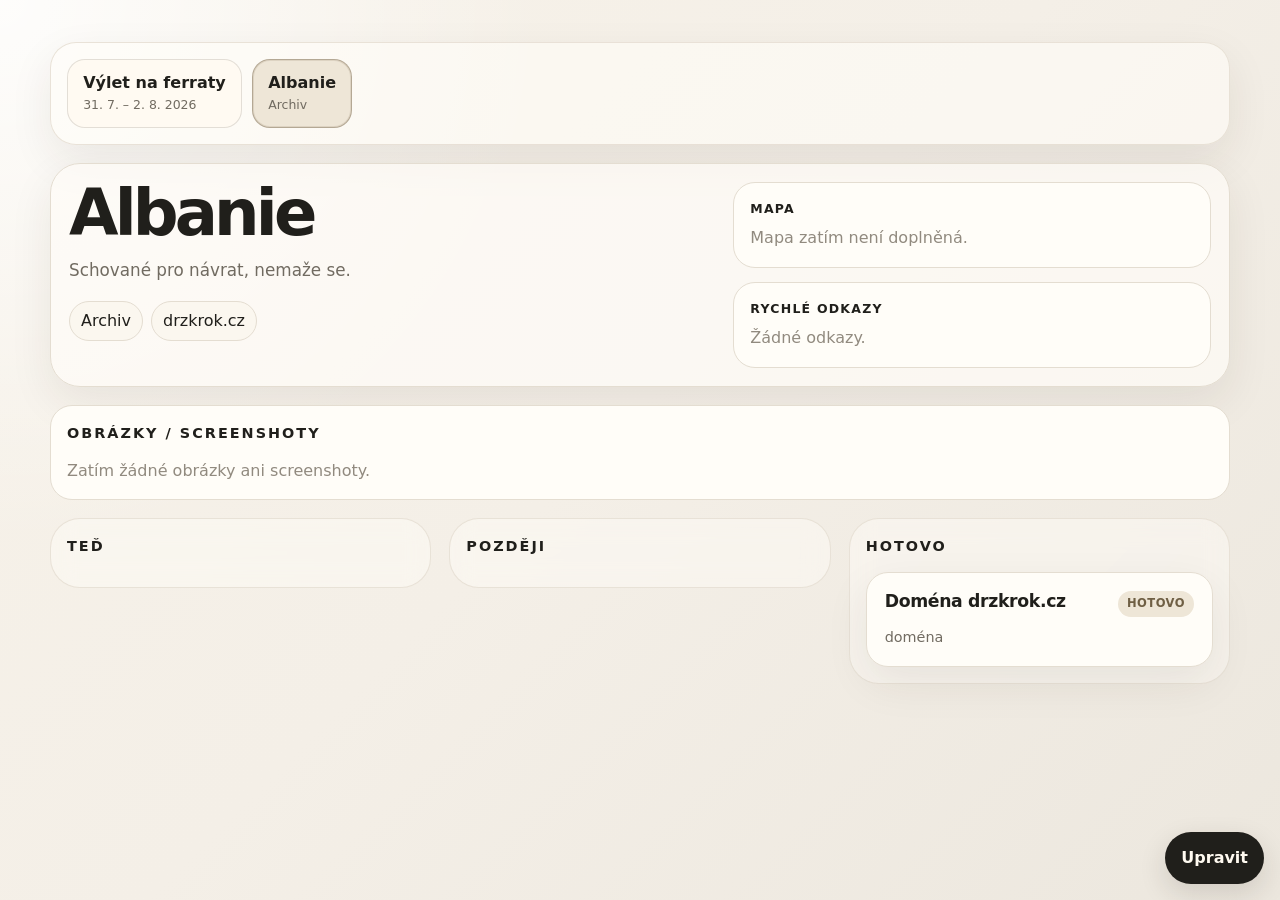
<file: index.html>
<!doctype html>
<html lang="cs">
<head>
  <meta charset="UTF-8" />
  <meta name="viewport" content="width=device-width, initial-scale=1.0" />
  <title>Drž krok | Projektový dashboard</title>
  <meta name="description" content="Rychlý osobní dashboard pro jeden aktivní projekt, mapu, odkazy, screenshoty a archiv starších projektů." />
  <meta name="theme-color" content="#f6f2ea" />
  <link rel="stylesheet" href="style.css?v=20260612-1" />
</head>
<body>
  <main class="page-shell">
    <div id="message" class="message" role="status" aria-live="polite">Načítám projekt…</div>

    <section id="project-overview" class="project-overview" aria-label="Přehled aktivního projektu"></section>

    <section class="board" aria-label="Projektová nástěnka">
      <section class="column" aria-labelledby="now-title">
        <div class="column-head">
          <h2 id="now-title">Teď</h2>
        </div>
        <div id="now-list" class="card-list" data-state="now"></div>
      </section>

      <section class="column" aria-labelledby="later-title">
        <div class="column-head">
          <h2 id="later-title">Později</h2>
        </div>
        <div id="later-list" class="card-list" data-state="later"></div>
      </section>

      <section class="column" aria-labelledby="done-title">
        <div class="column-head">
          <h2 id="done-title">Hotovo</h2>
        </div>
        <div id="done-list" class="card-list" data-state="done"></div>
      </section>
    </section>

    <section id="archive" class="archive" aria-label="Archiv projektů"></section>
  </main>


  <script src="config.js"></script>
  <script src="script.js?v=20260612-2" defer></script>
</body>
</html>
</file>
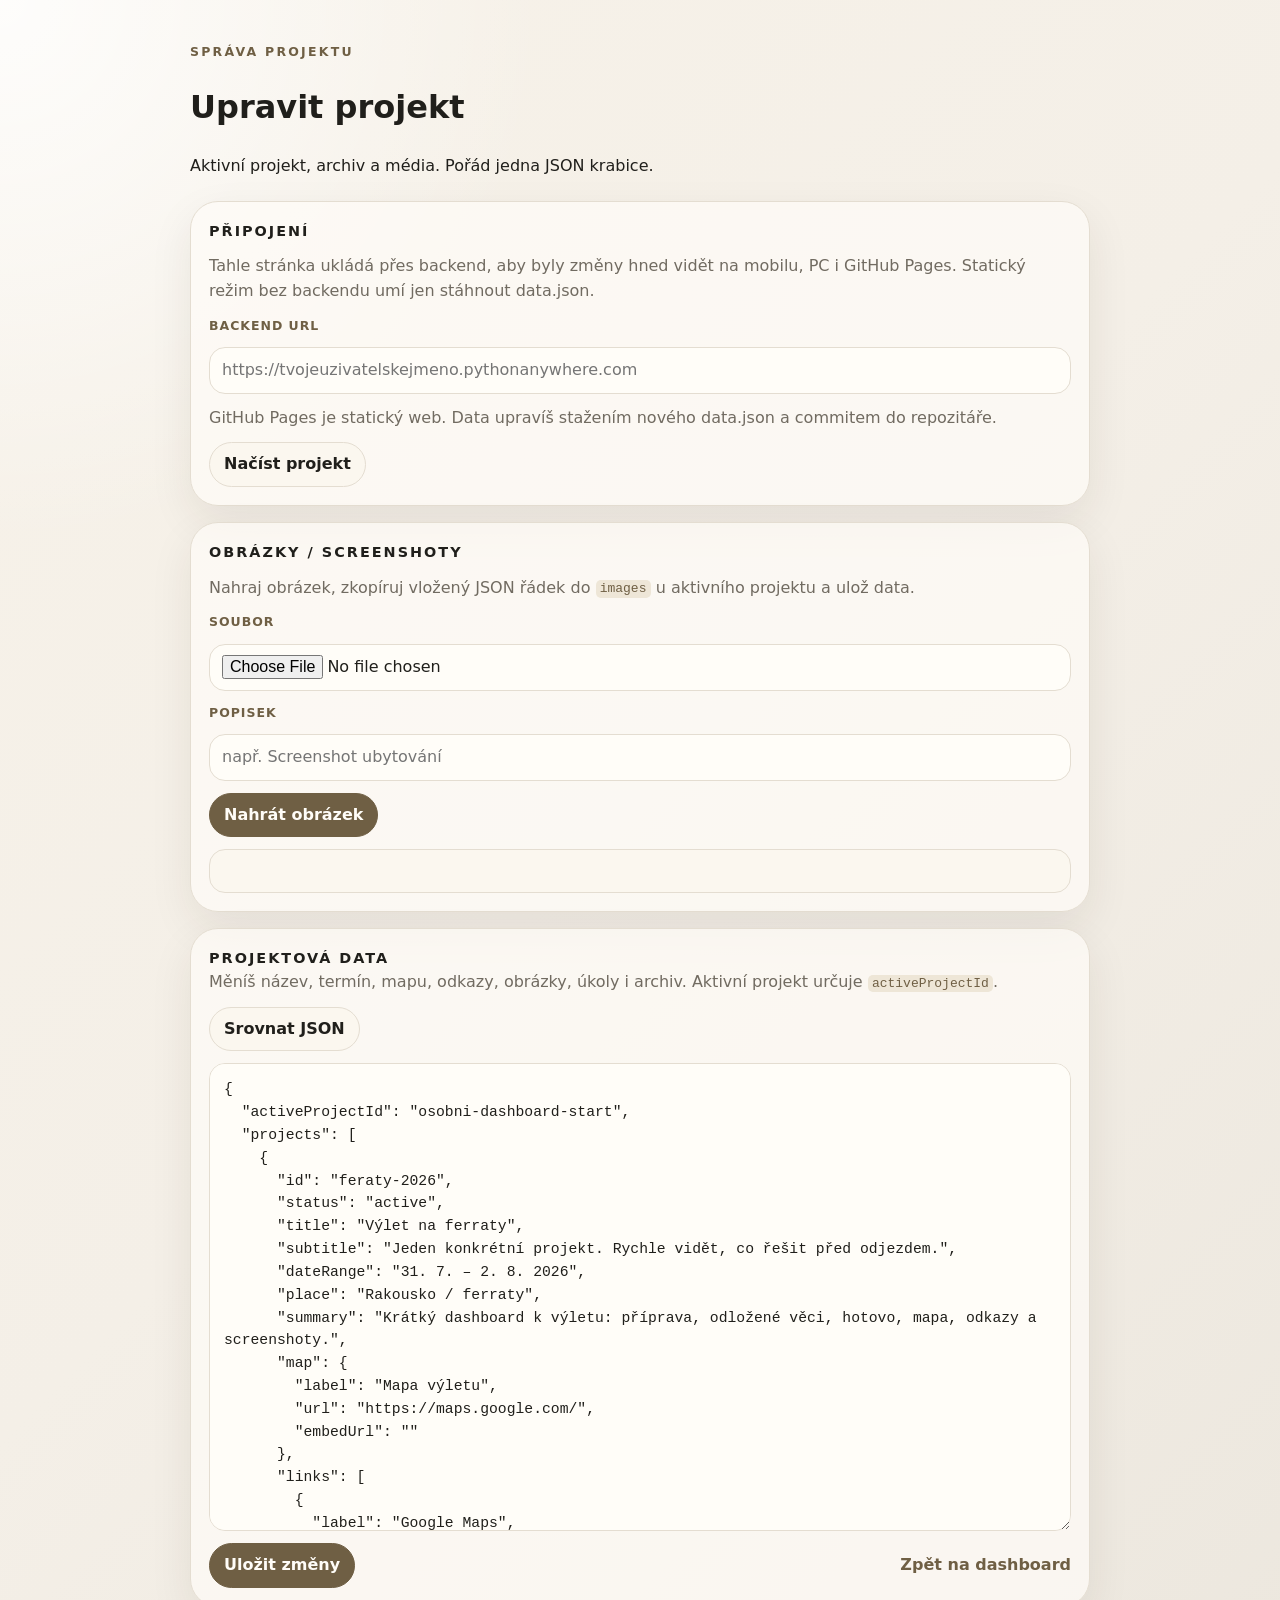
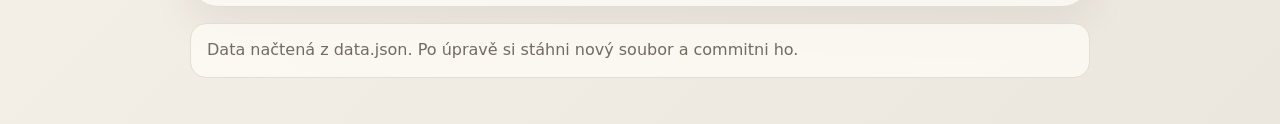
<file: admin.html>
<!doctype html>
<html lang="cs">
<head>
  <meta charset="UTF-8" />
  <meta name="viewport" content="width=device-width, initial-scale=1.0" />
  <title>Drž krok | Správa projektu</title>
  <meta name="robots" content="noindex" />
  <link rel="stylesheet" href="style.css" />
  <link rel="stylesheet" href="admin.css" />
</head>
<body>
  <main class="page-shell admin-shell">
    <header class="hero admin-hero" aria-labelledby="page-title">
      <p class="eyebrow">správa projektu</p>
      <h1 id="page-title">Upravit projekt</h1>
      <p class="subtitle">Aktivní projekt, archiv a média. Pořád jedna JSON krabice.</p>
    </header>

    <section class="admin-panel" aria-labelledby="connection-title">
      <h2 id="connection-title">Připojení</h2>
      <p class="help-text">Tahle stránka ukládá přes backend, aby byly změny hned vidět na mobilu, PC i GitHub Pages. Statický režim bez backendu umí jen stáhnout data.json.</p>

      <label for="api-url">Backend URL</label>
      <input id="api-url" type="url" placeholder="https://tvojeuzivatelskejmeno.pythonanywhere.com" autocomplete="url" />

      <p id="admin-auth-status" class="help-text">Kontroluju přihlášení…</p>

      <div id="admin-auth-fields">
        <label for="admin-username">Uživatelské jméno</label>
        <input id="admin-username" type="text" placeholder="admin" autocomplete="username" />

        <label for="admin-password">Heslo</label>
        <input id="admin-password" type="password" placeholder="Heslo z PythonAnywhere nastavení" autocomplete="current-password" />
      </div>

      <div class="admin-actions">
        <button id="login-button" class="admin-button" type="button">Přihlásit</button>
        <button id="load-button" class="admin-button secondary" type="button">Načíst projekt</button>
        <button id="save-settings-button" class="admin-button secondary" type="button">Zapamatovat nastavení</button>
      </div>
    </section>

    <section class="admin-panel" aria-labelledby="upload-title">
      <h2 id="upload-title">Obrázky / screenshoty</h2>
      <p class="help-text">Nahraj obrázek, zkopíruj vložený JSON řádek do <code>images</code> u aktivního projektu a ulož data.</p>

      <label for="image-file">Soubor</label>
      <input id="image-file" type="file" accept="image/png,image/jpeg,image/webp,image/gif" />

      <label for="image-label">Popisek</label>
      <input id="image-label" type="text" placeholder="např. Screenshot ubytování" />

      <div class="admin-actions">
        <button id="upload-button" class="admin-button" type="button">Nahrát obrázek</button>
      </div>

      <pre id="upload-result" class="upload-result" aria-live="polite"></pre>
    </section>

    <section class="admin-panel" aria-labelledby="editor-title">
      <div class="editor-head">
        <div>
          <h2 id="editor-title">Projektová data</h2>
          <p class="help-text">Měníš název, termín, mapu, odkazy, obrázky, úkoly i archiv. Aktivní projekt určuje <code>activeProjectId</code>.</p>
        </div>
        <button id="format-button" class="admin-button secondary" type="button">Srovnat JSON</button>
      </div>

      <textarea id="json-editor" spellcheck="false" aria-label="JSON data projektu"></textarea>

      <div class="admin-actions">
        <button id="save-button" class="admin-button" type="button">Uložit změny</button>
        <a class="plain-link" href="index.html">Zpět na dashboard</a>
      </div>
    </section>

    <div id="admin-message" class="message" role="status" aria-live="polite"></div>
  </main>

  <script src="config.js"></script>
  <script src="admin.js" defer></script>
</body>
</html>
</file>
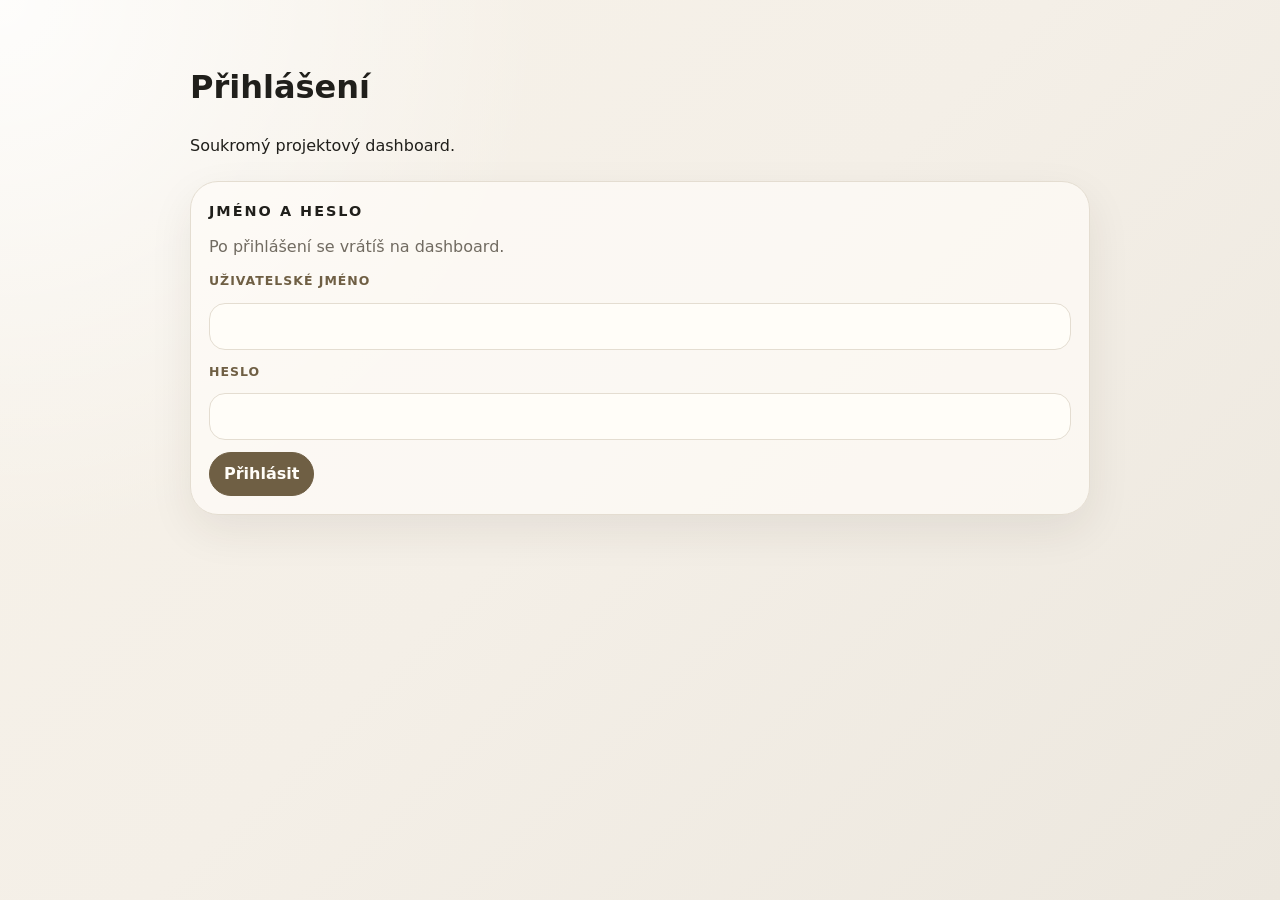
<file: login.html>
<!doctype html>
<html lang="cs">
<head>
  <meta charset="UTF-8" />
  <meta name="viewport" content="width=device-width, initial-scale=1.0" />
  <title>Drž krok | Přihlášení</title>
  <meta name="robots" content="noindex" />
  <link rel="stylesheet" href="style.css" />
  <link rel="stylesheet" href="admin.css" />
</head>
<body>
  <main class="page-shell admin-shell">
    <header class="hero admin-hero" aria-labelledby="page-title">
      <h1 id="page-title">Přihlášení</h1>
      <p class="subtitle">Soukromý projektový dashboard.</p>
    </header>

    <section class="admin-panel" aria-labelledby="login-title">
      <h2 id="login-title">Jméno a heslo</h2>
      <p class="help-text">Po přihlášení se vrátíš na dashboard.</p>

      <label for="login-username">Uživatelské jméno</label>
      <input id="login-username" type="text" autocomplete="username" />

      <label for="login-password">Heslo</label>
      <input id="login-password" type="password" autocomplete="current-password" />

      <div class="admin-actions">
        <button id="login-submit" class="admin-button" type="button">Přihlásit</button>
      </div>
    </section>

    <div id="login-message" class="message" role="status" aria-live="polite"></div>
  </main>

  <script src="config.js"></script>
  <script src="login.js" defer></script>
</body>
</html>
</file>
<file: style.css>
:root {
  --bg: #f6f2ea;
  --surface: #fffdf8;
  --surface-soft: #fbf7ef;
  --text: #201f1b;
  --muted: #716b61;
  --line: #e4ddd1;
  --accent: #6f5f44;
  --accent-soft: #eee6d7;
  --error: #9d2f2f;
  --shadow: 0 16px 44px rgba(52, 44, 30, 0.08);
  --radius: 22px;
}

* {
  box-sizing: border-box;
}

html {
  min-height: 100%;
}

body {
  min-height: 100%;
  margin: 0;
  font-family: Inter, ui-sans-serif, system-ui, -apple-system, BlinkMacSystemFont, "Segoe UI", sans-serif;
  color: var(--text);
  background:
    radial-gradient(circle at top left, rgba(255, 255, 255, 0.85), transparent 34rem),
    linear-gradient(135deg, #f7f2e9 0%, #f4efe7 48%, #ece7de 100%);
  line-height: 1.55;
}

button,
a {
  font: inherit;
}

[hidden] {
  display: none !important;
}

button,
a,
summary {
  -webkit-tap-highlight-color: rgba(223, 139, 78, 0.22);
}

button {
  touch-action: manipulation;
}

button:hover,
.quick-edit-toggle:hover,
.quick-editor button:hover,
.small-danger-button:hover,
.add-item-button:hover,
.small-secondary-button:hover {
  transform: translateY(-1px);
}

button:active,
.quick-edit-toggle:active,
.quick-editor button:active,
.small-danger-button:active,
.add-item-button:active,
.small-secondary-button:active {
  transform: translateY(0);
}

.page-shell {
  width: min(1180px, calc(100% - 32px));
  margin: 0 auto;
  padding: 42px 0 28px;
}

.eyebrow {
  margin: 0 0 12px;
  color: var(--accent);
  font-size: 0.78rem;
  font-weight: 800;
  letter-spacing: 0.18em;
  text-transform: uppercase;
}

h2,
p {
  margin-top: 0;
}

.message {
  display: none;
  margin: 0 0 18px;
  padding: 14px 16px;
  border: 1px solid var(--line);
  border-radius: 16px;
  background: rgba(255, 253, 248, 0.76);
  color: var(--muted);
}

.message.is-visible {
  display: block;
}

.message.is-error {
  border-color: rgba(157, 47, 47, 0.26);
  background: rgba(157, 47, 47, 0.08);
  color: var(--error);
}


.project-switcher {
  display: grid;
  gap: 14px;
  margin-bottom: 18px;
  padding: 16px;
  border: 1px solid rgba(228, 221, 209, 0.82);
  border-radius: calc(var(--radius) + 4px);
  background: rgba(255, 253, 248, 0.58);
  box-shadow: var(--shadow);
}

.project-tabs {
  display: flex;
  flex-wrap: wrap;
  gap: 10px;
}

.project-tab-row {
  position: relative;
}

.project-tab {
  display: grid;
  gap: 2px;
  min-width: min(100%, 12rem);
  padding: 0.8rem 0.95rem;
  border: 1px solid rgba(43, 34, 25, 0.13);
  border-radius: 18px;
  background: rgba(255, 250, 241, 0.84);
  color: var(--text);
  cursor: pointer;
  font: inherit;
  text-align: left;
  transition: transform 150ms ease, border-color 150ms ease, background-color 150ms ease;
}

.project-tab span {
  font-weight: 850;
  line-height: 1.25;
}

.project-tab small {
  color: var(--muted);
  font-size: 0.78rem;
}

.project-tab.is-active {
  border-color: rgba(111, 95, 68, 0.46);
  background: var(--accent-soft);
  box-shadow: inset 0 0 0 1px rgba(111, 95, 68, 0.14);
}

.project-tab:hover,
.project-tab:focus-visible {
  border-color: var(--accent);
  outline: none;
  transform: translateY(-1px);
}

.project-delete-button {
  align-items: center;
  background: #fff8f2;
  border: 1px solid rgba(157, 47, 47, 0.22);
  border-radius: 999px;
  color: var(--error);
  cursor: pointer;
  display: inline-flex;
  font: inherit;
  font-size: 1rem;
  font-weight: 900;
  height: 1.8rem;
  justify-content: center;
  line-height: 1;
  padding: 0;
  position: absolute;
  right: -0.45rem;
  top: -0.45rem;
  transition: transform 150ms ease, background-color 150ms ease, border-color 150ms ease;
  width: 1.8rem;
}

.project-delete-button:hover,
.project-delete-button:focus-visible {
  background: rgba(157, 47, 47, 0.1);
  border-color: rgba(157, 47, 47, 0.42);
  outline: none;
  transform: translateY(-1px);
}

.project-delete-button:disabled {
  cursor: not-allowed;
  opacity: 0.42;
  transform: none;
}

.board {
  display: grid;
  grid-template-columns: repeat(3, minmax(0, 1fr));
  gap: 18px;
  align-items: start;
}

.column {
  min-width: 0;
  padding: 16px;
  border: 1px solid rgba(228, 221, 209, 0.82);
  border-radius: calc(var(--radius) + 8px);
  background: rgba(255, 253, 248, 0.44);
  backdrop-filter: blur(12px);
}

.column-head {
  display: flex;
  align-items: end;
  justify-content: space-between;
  gap: 12px;
  margin-bottom: 14px;
}

h2 {
  margin-bottom: 0;
  font-size: 0.9rem;
  letter-spacing: 0.14em;
  text-transform: uppercase;
}

.card-list {
  display: grid;
  gap: 12px;
}

.item-card {
  width: 100%;
  padding: 0;
  border: 1px solid var(--line);
  border-radius: var(--radius);
  background: var(--surface);
  box-shadow: var(--shadow);
  color: inherit;
  overflow: hidden;
}

.item-toggle {
  width: 100%;
  padding: 18px;
  border: 0;
  background: transparent;
  color: inherit;
  text-align: left;
  cursor: pointer;
}

.item-toggle:focus-visible {
  outline: 3px solid rgba(111, 95, 68, 0.28);
  outline-offset: -6px;
}

.item-topline {
  display: flex;
  align-items: start;
  justify-content: space-between;
  gap: 14px;
}

.item-title {
  margin: 0;
  font-size: 1.08rem;
  line-height: 1.25;
  letter-spacing: -0.02em;
}

.item-status {
  display: inline-flex;
  flex: 0 0 auto;
  align-items: center;
  min-height: 26px;
  padding: 4px 9px;
  border-radius: 999px;
  background: var(--accent-soft);
  color: var(--accent);
  font-size: 0.72rem;
  font-weight: 800;
  letter-spacing: 0.04em;
  text-transform: uppercase;
}

.item-category {
  margin: 9px 0 0;
  color: var(--muted);
  font-size: 0.9rem;
}

.item-detail {
  display: none;
  padding: 0 18px 18px;
  color: var(--muted);
}

.item-card.is-open .item-detail {
  display: block;
}

.detail-grid {
  display: grid;
  gap: 10px;
  padding-top: 16px;
  border-top: 1px solid var(--line);
}

.detail-label {
  display: block;
  margin-bottom: 2px;
  color: var(--accent);
  font-size: 0.74rem;
  font-weight: 800;
  letter-spacing: 0.08em;
  text-transform: uppercase;
}

.detail-text {
  margin: 0;
}

.links {
  display: flex;
  flex-wrap: wrap;
  gap: 8px;
  margin: 3px 0 0;
  padding: 0;
  list-style: none;
}

.links a {
  display: inline-flex;
  align-items: center;
  min-height: 34px;
  padding: 6px 10px;
  border: 1px solid var(--line);
  border-radius: 999px;
  color: var(--text);
  background: var(--surface-soft);
  text-decoration: none;
}

.links a:hover,
.links a:focus-visible {
  border-color: var(--accent);
}

.empty-links {
  margin: 0;
  color: #918a7f;
}

@media (max-width: 880px) {
  .board {
    grid-template-columns: 1fr;
  }

  .column {
    padding: 14px;
  }
}

@media (max-width: 560px) {
  .project-tab-row,
  .project-tab {
    min-width: 100%;
  }

  .page-shell {
    width: min(100% - 22px, 1180px);
    padding-top: 28px;
  }

  .hero {
    margin-bottom: 22px;
  }

  .column-head {
    align-items: start;
    flex-direction: column;
    gap: 4px;
  }

  .item-toggle,
  .item-detail {
    padding-left: 15px;
    padding-right: 15px;
  }

  .item-topline {
    flex-direction: column;
    gap: 9px;
  }
}

.project-overview {
  margin-bottom: 18px;
}

.project-card {
  display: grid;
  grid-template-columns: minmax(0, 1.15fr) minmax(280px, 0.85fr);
  gap: 18px;
  margin-bottom: 18px;
  padding: 18px;
  border: 1px solid var(--line);
  border-radius: calc(var(--radius) + 8px);
  background: rgba(255, 253, 248, 0.7);
  box-shadow: var(--shadow);
}

.project-main h2 {
  margin: 0 0 12px;
  font-size: clamp(2rem, 5vw, 4.2rem);
  line-height: 0.98;
  letter-spacing: -0.06em;
  text-transform: none;
}

.project-summary {
  max-width: 62ch;
  color: var(--muted);
  font-size: 1.05rem;
}

.project-meta {
  display: flex;
  flex-wrap: wrap;
  gap: 8px;
  margin-top: 18px;
}

.project-meta span,
.map-link {
  display: inline-flex;
  align-items: center;
  min-height: 36px;
  padding: 7px 11px;
  border: 1px solid var(--line);
  border-radius: 999px;
  background: var(--surface-soft);
  color: var(--text);
  text-decoration: none;
}

.project-side {
  display: grid;
  gap: 14px;
}

.project-side section,
.media-section {
  padding: 16px;
  border: 1px solid var(--line);
  border-radius: var(--radius);
  background: var(--surface);
}

.project-side h3,
.image-card span,
.archive-item h3 {
  margin: 0 0 8px;
  font-size: 0.78rem;
  letter-spacing: 0.1em;
  text-transform: uppercase;
}

.map-card {
  display: grid;
  gap: 10px;
}

.map-card iframe {
  width: 100%;
  min-height: 240px;
  border: 0;
  border-radius: 16px;
  background: var(--surface-soft);
}

.map-card a {
  color: var(--accent);
  font-weight: 800;
  text-decoration: none;
}

.media-section {
  margin-bottom: 18px;
}

.section-head {
  display: flex;
  align-items: end;
  justify-content: space-between;
  gap: 12px;
  margin-bottom: 14px;
}

.image-grid {
  display: grid;
  grid-template-columns: repeat(3, minmax(0, 1fr));
  gap: 12px;
}

.image-card {
  display: grid;
  gap: 8px;
  padding: 10px;
  border: 1px solid var(--line);
  border-radius: 18px;
  background: var(--surface-soft);
  color: inherit;
  text-decoration: none;
}

.image-card img {
  width: 100%;
  aspect-ratio: 4 / 3;
  object-fit: cover;
  border-radius: 12px;
  background: var(--line);
}

.image-card p {
  margin: -4px 0 0;
  color: var(--muted);
  font-size: 0.88rem;
}

.archive {
  margin-top: 18px;
}

.archive details {
  padding: 16px;
  border: 1px solid var(--line);
  border-radius: var(--radius);
  background: rgba(255, 253, 248, 0.56);
}

.archive summary {
  cursor: pointer;
  color: var(--accent);
  font-weight: 800;
}

.archive-list {
  display: grid;
  gap: 10px;
  margin-top: 12px;
}

.archive-item {
  padding: 12px;
  border: 1px solid var(--line);
  border-radius: 16px;
  background: var(--surface);
}

.archive-item p {
  margin-bottom: 4px;
  color: var(--muted);
}

@media (max-width: 880px) {
  .project-card,
  .image-grid {
    grid-template-columns: 1fr;
  }
}

@media (max-width: 560px) {
  .section-head {
    align-items: start;
    flex-direction: column;
    gap: 4px;
  }
}

.editable {
  border-radius: 10px;
  box-shadow: inset 0 -0.18em 0 rgba(223, 139, 78, 0.28);
  cursor: text;
  outline: none;
  padding: 0.05rem 0.15rem;
}

.editable:focus,
.inline-textarea:focus,
.inline-label input:focus,
.quick-editor input:focus,
.quick-editor button:focus-visible,
.quick-edit-toggle:focus-visible,
select:focus,
.add-item-button:focus-visible,
.small-secondary-button:focus-visible {
  outline: 3px solid rgba(223, 139, 78, 0.28);
  outline-offset: 2px;
}

.item-card.is-editing .item-toggle {
  cursor: default;
}

.inline-textarea,
.inline-label input,
select {
  width: 100%;
  border: 1px solid rgba(43, 34, 25, 0.16);
  border-radius: 14px;
  background: rgba(255, 255, 255, 0.78);
  color: var(--text);
  font: inherit;
  padding: 0.75rem 0.85rem;
}

.inline-textarea {
  min-height: 5.5rem;
  resize: vertical;
}

.inline-json {
  min-height: 8rem;
  font-family: ui-monospace, SFMono-Regular, Menlo, Consolas, monospace;
  font-size: 0.84rem;
  line-height: 1.5;
}

.media-json {
  min-height: 11rem;
}

.inline-label {
  display: grid;
  gap: 0.4rem;
  color: var(--muted);
  font-size: 0.82rem;
  font-weight: 700;
  letter-spacing: 0.04em;
  text-transform: uppercase;
}

.edit-hint {
  color: var(--muted);
  font-size: 0.82rem;
  line-height: 1.5;
  margin: 0.55rem 0 0;
  text-transform: none;
}

.quick-editor {
  bottom: 1rem;
  display: grid;
  gap: 0.7rem;
  position: fixed;
  right: 1rem;
  width: min(23rem, calc(100vw - 2rem));
  z-index: 20;
}

.quick-edit-toggle,
.quick-editor button {
  border: 0;
  border-radius: 999px;
  background: var(--text);
  color: #fffaf1;
  cursor: pointer;
  font: inherit;
  font-weight: 800;
  padding: 0.85rem 1rem;
  transition: transform 150ms ease, box-shadow 150ms ease, background-color 150ms ease;
}

.quick-editor .quick-danger-button {
  background: rgba(157, 47, 47, 0.1);
  color: var(--error);
}

.quick-editor .quick-danger-button:hover,
.quick-editor .quick-danger-button:focus-visible {
  background: rgba(157, 47, 47, 0.16);
}

.quick-edit-toggle {
  background: rgba(255, 250, 241, 0.94);
  border: 1px solid rgba(43, 34, 25, 0.14);
  box-shadow: 0 10px 28px rgba(43, 34, 25, 0.14);
  color: var(--text);
  justify-self: end;
  padding-inline: 0.95rem;
}

.quick-edit-panel {
  background: rgba(255, 250, 241, 0.96);
  border: 1px solid rgba(43, 34, 25, 0.12);
  border-radius: 24px;
  box-shadow: 0 24px 70px rgba(43, 34, 25, 0.2);
  display: grid;
  gap: 0.85rem;
  padding: 1rem;
}

.quick-edit-panel h2,
.quick-edit-panel p {
  margin: 0;
}

.quick-edit-panel h2 {
  font-size: 1.15rem;
}

.quick-edit-panel p {
  color: var(--muted);
  font-size: 0.92rem;
  line-height: 1.5;
}

.quick-edit-panel label {
  display: grid;
  gap: 0.4rem;
  color: var(--muted);
  font-size: 0.82rem;
  font-weight: 800;
  letter-spacing: 0.04em;
  text-transform: uppercase;
}

.quick-editor input {
  border: 1px solid rgba(43, 34, 25, 0.16);
  border-radius: 14px;
  color: var(--text);
  font: inherit;
  padding: 0.75rem 0.85rem;
}

.quick-actions {
  display: grid;
  gap: 0.6rem;
  grid-template-columns: repeat(2, minmax(0, 1fr));
}

.quick-editor details {
  border-top: 1px solid rgba(43, 34, 25, 0.1);
  display: grid;
  gap: 0.75rem;
  padding-top: 0.75rem;
}

.quick-editor summary {
  cursor: pointer;
  font-weight: 800;
}

.quick-editor details[open] > * + * {
  margin-top: 0.75rem;
}

body.editing .project-card,
body.editing .item-card,
body.editing .media-section {
  outline: 2px dashed rgba(223, 139, 78, 0.35);
  outline-offset: 4px;
}

@media (max-width: 680px) {
  .quick-editor {
    bottom: 0.75rem;
    right: 0.75rem;
    width: calc(100vw - 1.5rem);
  }

  .quick-actions {
    grid-template-columns: 1fr;
  }
}

.image-edit-grid {
  display: grid;
  gap: 12px;
  grid-template-columns: repeat(auto-fit, minmax(220px, 1fr));
}

.image-edit-card {
  border: 1px solid rgba(43, 34, 25, 0.12);
  border-radius: 18px;
  background: rgba(255, 255, 255, 0.64);
  display: grid;
  gap: 0.7rem;
  padding: 0.85rem;
}

.image-edit-card img,
.image-placeholder {
  aspect-ratio: 16 / 10;
  border-radius: 14px;
  object-fit: cover;
  width: 100%;
}

.image-placeholder {
  align-items: center;
  background: rgba(43, 34, 25, 0.08);
  color: var(--muted);
  display: grid;
  font-weight: 800;
  justify-items: center;
}

.small-danger-button {
  border: 0;
  border-radius: 999px;
  background: rgba(157, 47, 47, 0.1);
  color: var(--error);
  cursor: pointer;
  font: inherit;
  font-weight: 800;
  padding: 0.7rem 0.85rem;
  transition: transform 150ms ease, background-color 150ms ease;
}



.link-edit-list {
  display: grid;
  gap: 0.7rem;
}

.link-edit-card {
  border: 1px solid rgba(43, 34, 25, 0.12);
  border-radius: 16px;
  background: rgba(255, 255, 255, 0.62);
  display: grid;
  gap: 0.65rem;
  padding: 0.75rem;
}

.add-item-button,
.small-secondary-button {
  border: 1px dashed rgba(43, 34, 25, 0.22);
  border-radius: 18px;
  background: rgba(255, 250, 241, 0.72);
  color: var(--accent);
  cursor: pointer;
  font: inherit;
  font-weight: 800;
  padding: 0.85rem 1rem;
  transition: transform 150ms ease, border-color 150ms ease, background-color 150ms ease;
}

.add-item-button:hover,
.small-secondary-button:hover {
  background: rgba(255, 255, 255, 0.9);
  border-color: rgba(43, 34, 25, 0.34);
  transform: translateY(-1px);
}

.add-item-button:active,
.small-secondary-button:active {
  transform: translateY(0);
}
</file>
<file: admin.css>
.admin-shell {
  max-width: 900px;
}

.admin-hero {
  margin-bottom: 22px;
}

.admin-panel {
  display: grid;
  gap: 12px;
  margin-bottom: 16px;
  padding: 18px;
  border: 1px solid var(--line);
  border-radius: calc(var(--radius) + 6px);
  background: rgba(255, 253, 248, 0.7);
  box-shadow: var(--shadow);
}

.admin-panel h2 {
  margin-bottom: 0;
}

.help-text {
  margin: 0;
  color: var(--muted);
}

.admin-panel label {
  color: var(--accent);
  font-size: 0.78rem;
  font-weight: 800;
  letter-spacing: 0.08em;
  text-transform: uppercase;
}

.admin-panel input,
#json-editor {
  width: 100%;
  border: 1px solid var(--line);
  border-radius: 16px;
  background: var(--surface);
  color: var(--text);
  font: inherit;
}

.admin-panel input {
  min-height: 46px;
  padding: 10px 12px;
}

#json-editor {
  min-height: 52vh;
  padding: 14px;
  font-family: ui-monospace, SFMono-Regular, Menlo, Monaco, Consolas, "Liberation Mono", monospace;
  font-size: 0.92rem;
  line-height: 1.55;
  resize: vertical;
}

.admin-actions,
.editor-head {
  display: flex;
  align-items: center;
  justify-content: space-between;
  gap: 12px;
  flex-wrap: wrap;
}

.admin-button {
  min-height: 42px;
  padding: 9px 14px;
  border: 1px solid var(--accent);
  border-radius: 999px;
  background: var(--accent);
  color: var(--surface);
  cursor: pointer;
  font-weight: 800;
}

.admin-button.secondary {
  border-color: var(--line);
  background: var(--surface-soft);
  color: var(--text);
}

.admin-button:hover,
.admin-button:focus-visible,
.plain-link:hover,
.plain-link:focus-visible {
  filter: brightness(0.97);
}

.plain-link {
  color: var(--accent);
  font-weight: 800;
  text-decoration: none;
}

code {
  padding: 0.1em 0.32em;
  border-radius: 0.38em;
  background: var(--accent-soft);
  color: var(--accent);
}

.upload-result {
  min-height: 44px;
  max-width: 100%;
  margin: 0;
  padding: 12px;
  border: 1px solid var(--line);
  border-radius: 16px;
  background: var(--surface-soft);
  color: var(--text);
  white-space: pre-wrap;
  overflow-x: auto;
}
</file>
